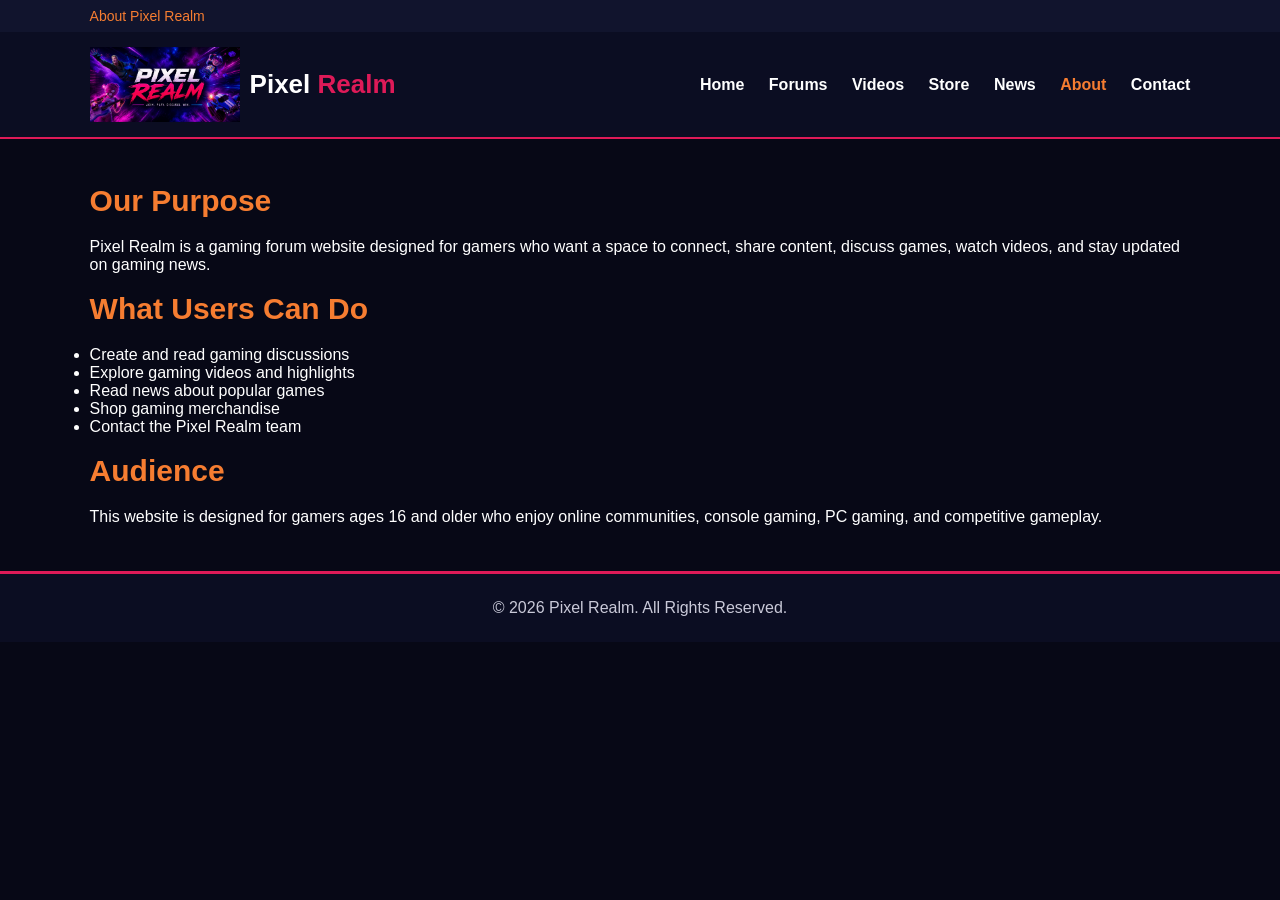
<file: about.html>
<!DOCTYPE html>
<html lang="en">
<head>
    <meta charset="UTF-8">
    <title>Pixel Realm | About</title>
    <link rel="stylesheet" href="style.css">
</head>

<body>

<header>
    <div class="top-bar">About Pixel Realm</div>

    <div class="navbar">
        <div class="logo">
            <img src="img/pixel-realm-banner.png" alt="Pixel Realm logo">
            <h1>Pixel <span>Realm</span></h1>
        </div>

        <nav>
            <a href="index.html">Home</a>
            <a href="forums.html">Forums</a>
            <a href="videos.html">Videos</a>
            <a href="store.html">Store</a>
            <a href="news.html">News</a>
            <a class="active" href="about.html">About</a>
            <a href="contact.html">Contact</a>
        </nav>
    </div>
</header>

<main class="container">
    <h2 class="section-title">Our Purpose</h2>

    <p>
        Pixel Realm is a gaming forum website designed for gamers who want a space to connect,
        share content, discuss games, watch videos, and stay updated on gaming news.
    </p>

    <br>

    <h2 class="section-title">What Users Can Do</h2>

    <ul>
        <li>Create and read gaming discussions</li>
        <li>Explore gaming videos and highlights</li>
        <li>Read news about popular games</li>
        <li>Shop gaming merchandise</li>
        <li>Contact the Pixel Realm team</li>
    </ul>

    <br>

    <h2 class="section-title">Audience</h2>
    <p>
        This website is designed for gamers ages 16 and older who enjoy online communities,
        console gaming, PC gaming, and competitive gameplay.
    </p>
</main>

<footer>
    <p>&copy; 2026 Pixel Realm. All Rights Reserved.</p>
</footer>

</body>
</html>
</file>
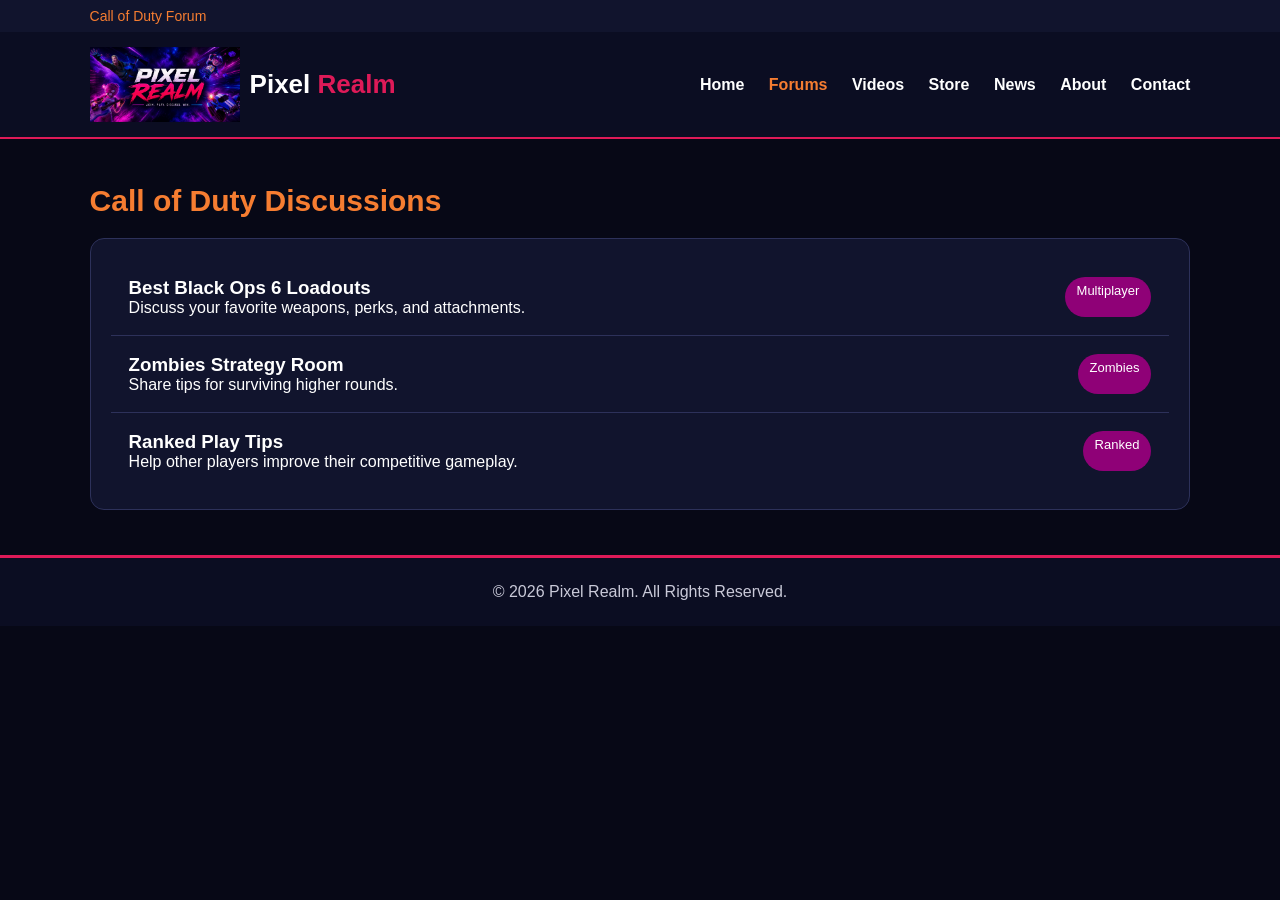
<file: cod-forum.html>
<!DOCTYPE html>
<html lang="en">
<head>
    <meta charset="UTF-8">
    <title>Call of Duty Forum | Pixel Realm</title>
    <link rel="stylesheet" href="style.css">
</head>
<body>

<header>
    <div class="top-bar">Call of Duty Forum</div>
    <div class="navbar">
        <div class="logo">
			<img src="img/pixel-realm-banner.png" alt="Pixel Realm logo">
            <h1>Pixel <span>Realm</span></h1>
        </div>
        <nav>
            <a href="index.html">Home</a>
            <a class="active" href="forums.html">Forums</a>
            <a href="videos.html">Videos</a>
            <a href="store.html">Store</a>
            <a href="news.html">News</a>
            <a href="about.html">About</a>
            <a href="contact.html">Contact</a>
        </nav>
    </div>
</header>

<main class="container">
    <h2 class="section-title">Call of Duty Discussions</h2>

    <div class="forum-list">
        <div class="forum-topic">
            <div>
                <h3>Best Black Ops 6 Loadouts</h3>
                <p>Discuss your favorite weapons, perks, and attachments.</p>
            </div>
            <span class="badge">Multiplayer</span>
        </div>

        <div class="forum-topic">
            <div>
                <h3>Zombies Strategy Room</h3>
                <p>Share tips for surviving higher rounds.</p>
            </div>
            <span class="badge">Zombies</span>
        </div>

        <div class="forum-topic">
            <div>
                <h3>Ranked Play Tips</h3>
                <p>Help other players improve their competitive gameplay.</p>
            </div>
            <span class="badge">Ranked</span>
        </div>
    </div>
</main>

<footer>
    <p>&copy; 2026 Pixel Realm. All Rights Reserved.</p>
</footer>

</body>
</html>
</file>
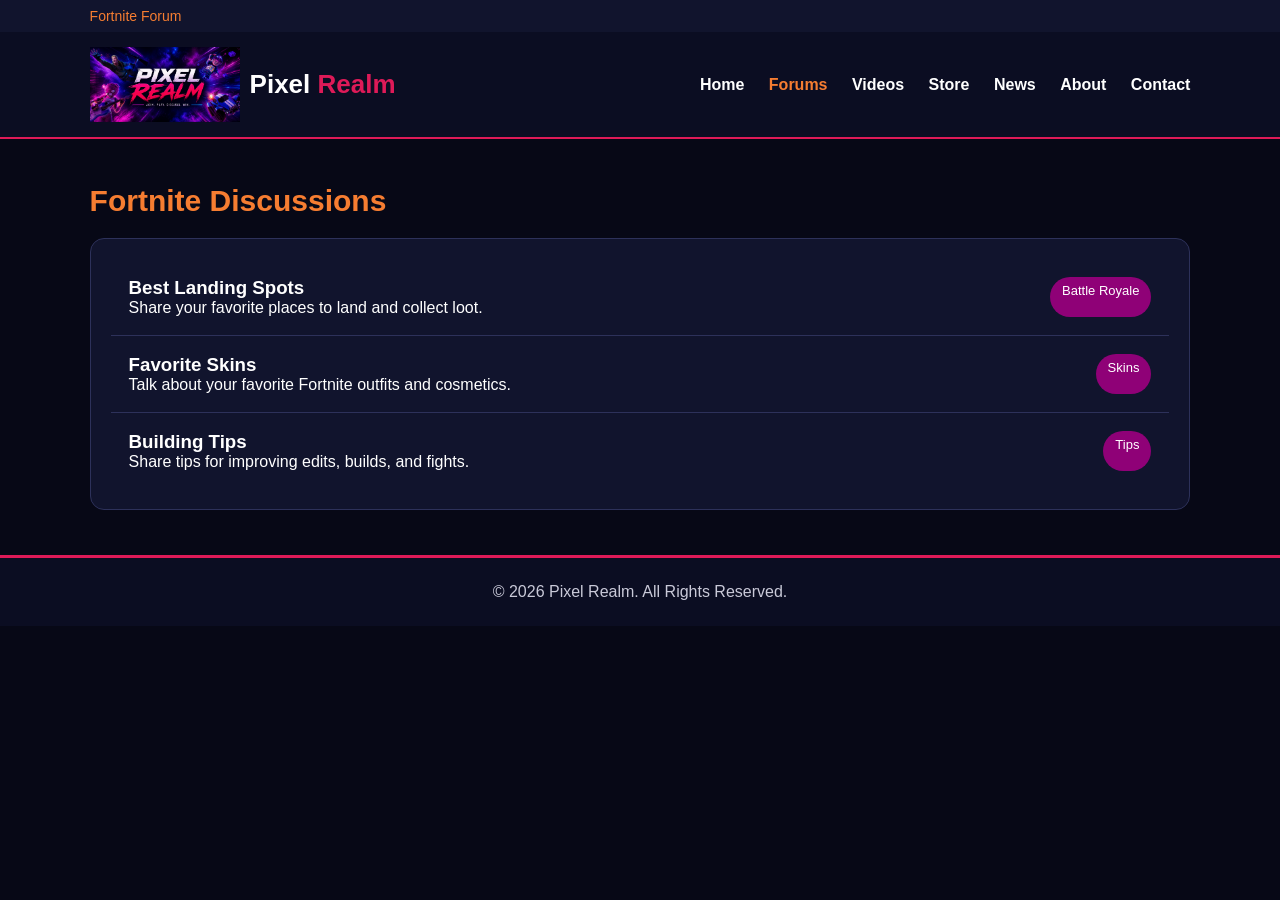
<file: console-forum.html>
<!DOCTYPE html>
<html lang="en">
<head>
    <meta charset="UTF-8">
    <title>Fortnite Forum | Pixel Realm</title>
    <link rel="stylesheet" href="style.css">
</head>
<body>

<header>
    <div class="top-bar">Fortnite Forum</div>
    <div class="navbar">
        <div class="logo">
            <img src="img/pixel-realm-banner.png" alt="Pixel Realm logo">
            <h1>Pixel <span>Realm</span></h1>
        </div>
        <nav>
            <a href="index.html">Home</a>
            <a class="active" href="forums.html">Forums</a>
            <a href="videos.html">Videos</a>
            <a href="store.html">Store</a>
            <a href="news.html">News</a>
            <a href="about.html">About</a>
            <a href="contact.html">Contact</a>
        </nav>
    </div>
</header>

<main class="container">
    <h2 class="section-title">Fortnite Discussions</h2>

    <div class="forum-list">
        <div class="forum-topic">
            <div>
                <h3>Best Landing Spots</h3>
                <p>Share your favorite places to land and collect loot.</p>
            </div>
            <span class="badge">Battle Royale</span>
        </div>

        <div class="forum-topic">
            <div>
                <h3>Favorite Skins</h3>
                <p>Talk about your favorite Fortnite outfits and cosmetics.</p>
            </div>
            <span class="badge">Skins</span>
        </div>

        <div class="forum-topic">
            <div>
                <h3>Building Tips</h3>
                <p>Share tips for improving edits, builds, and fights.</p>
            </div>
            <span class="badge">Tips</span>
        </div>
    </div>
</main>

<footer>
    <p>&copy; 2026 Pixel Realm. All Rights Reserved.</p>
</footer>

</body>
</html>
</file>
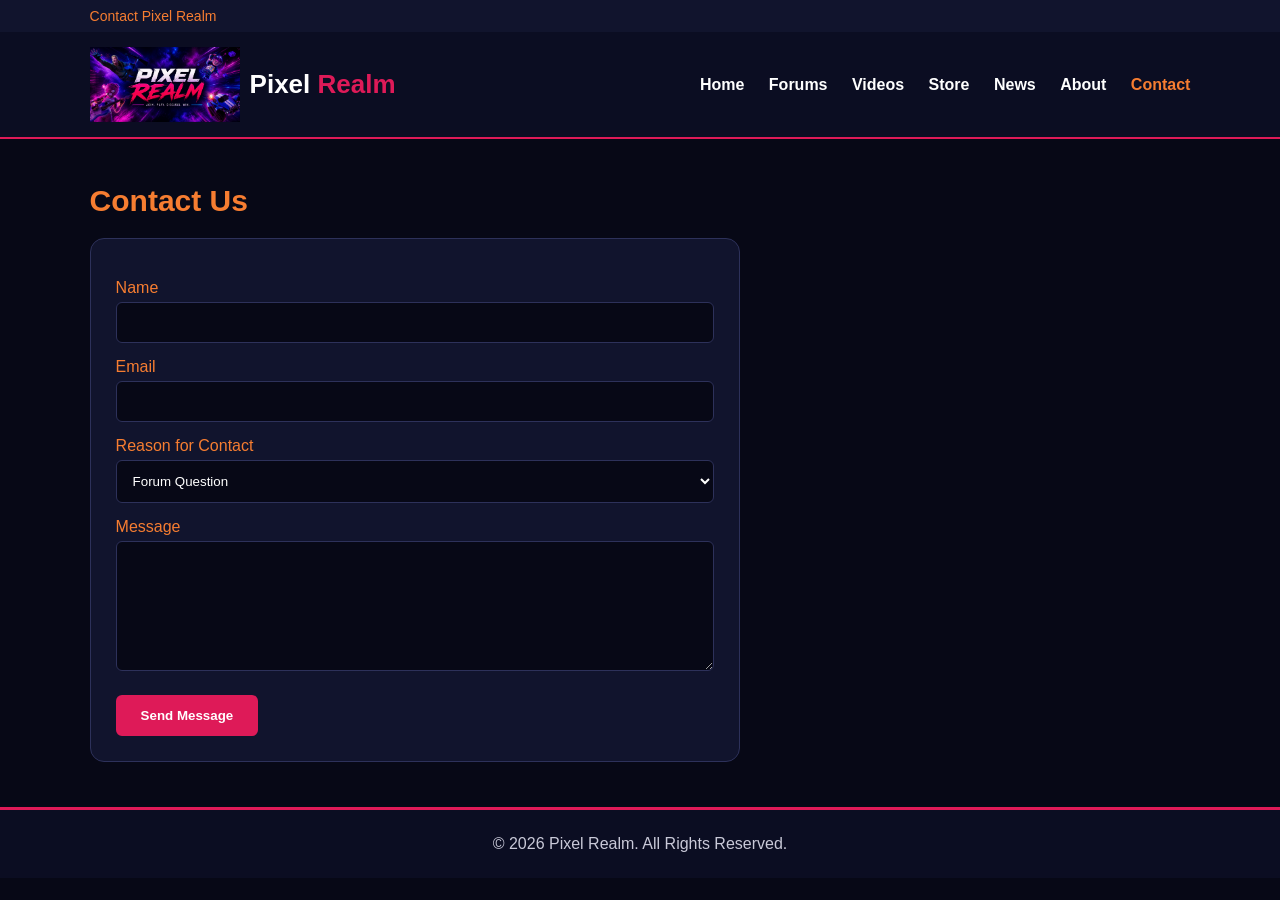
<file: contact.html>
<!DOCTYPE html>
<html lang="en">
<head>
    <meta charset="UTF-8">
    <title>Pixel Realm | Contact</title>
    <link rel="stylesheet" href="style.css">
    <script src="script.js" defer></script>
</head>

<body>

<header>
    <div class="top-bar">Contact Pixel Realm</div>

    <div class="navbar">
        <div class="logo">
            <img src="img/pixel-realm-banner.png" alt="Pixel Realm logo">
            <h1>Pixel <span>Realm</span></h1>
        </div>

        <nav>
            <a href="index.html">Home</a>
            <a href="forums.html">Forums</a>
            <a href="videos.html">Videos</a>
            <a href="store.html">Store</a>
            <a href="news.html">News</a>
            <a href="about.html">About</a>
            <a class="active" href="contact.html">Contact</a>
        </nav>
    </div>
</header>

<main class="container">
    <h2 class="section-title">Contact Us</h2>

    <form onsubmit="sendMessage(); return false;">
        <label for="name">Name</label>
        <input type="text" id="name" required>

        <label for="contactEmail">Email</label>
        <input type="email" id="contactEmail" required>

        <label for="reason">Reason for Contact</label>
        <select id="reason">
            <option>Forum Question</option>
            <option>Store Question</option>
            <option>Technical Support</option>
            <option>General Feedback</option>
        </select>

        <label for="message">Message</label>
        <textarea id="message" required></textarea>

        <button type="submit">Send Message</button>
    </form>
</main>

<footer>
    <p>&copy; 2026 Pixel Realm. All Rights Reserved.</p>
</footer>

</body>
</html>
</file>
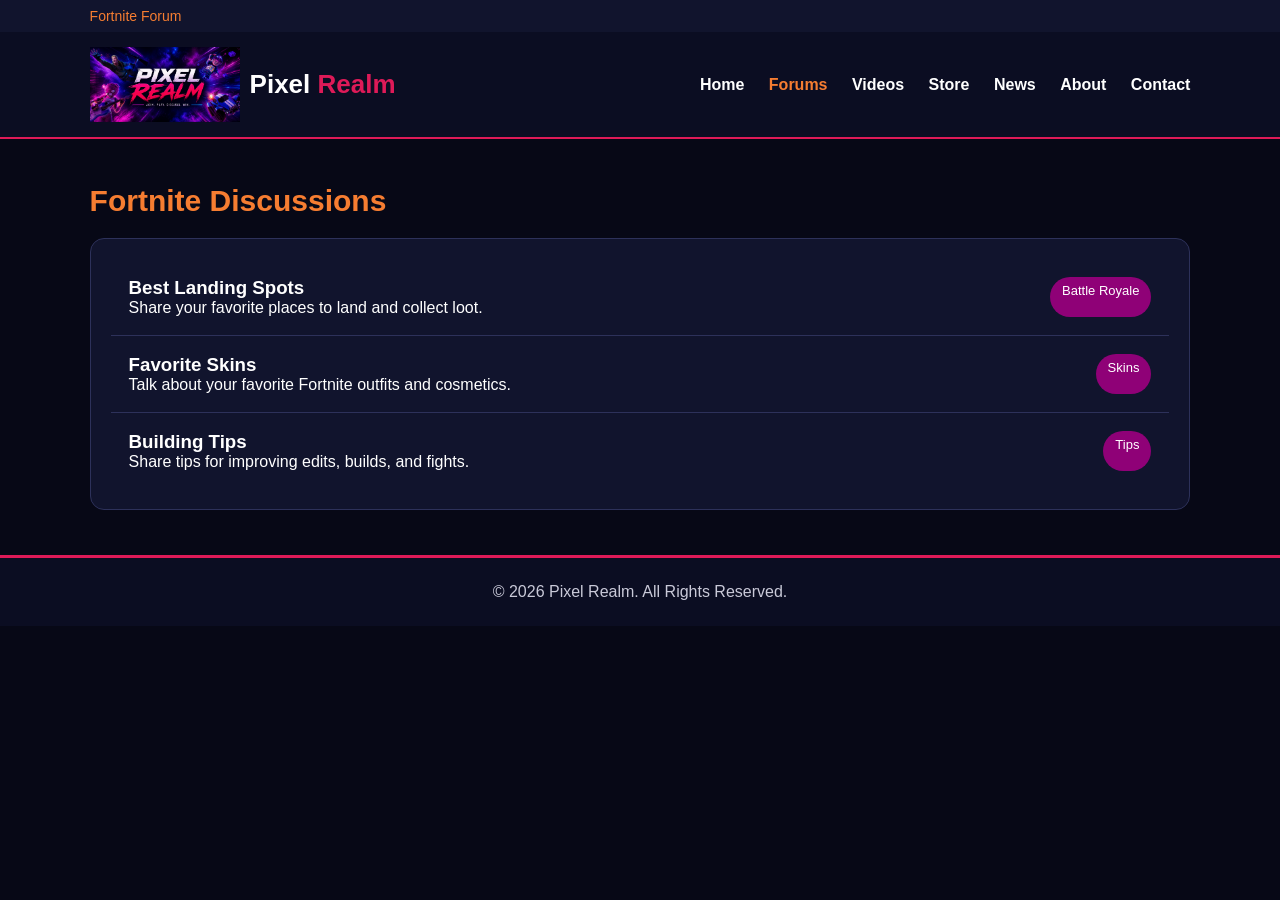
<file: fortnite-forum.html>
<!DOCTYPE html>
<html lang="en">
<head>
    <meta charset="UTF-8">
    <title>Fortnite Forum | Pixel Realm</title>
    <link rel="stylesheet" href="style.css">
</head>
<body>

<header>
    <div class="top-bar">Fortnite Forum</div>
    <div class="navbar">
        <div class="logo">
           <img src="img/pixel-realm-banner.png" alt="Pixel Realm logo">
            <h1>Pixel <span>Realm</span></h1>
        </div>
        <nav>
            <a href="index.html">Home</a>
            <a class="active" href="forums.html">Forums</a>
            <a href="videos.html">Videos</a>
            <a href="store.html">Store</a>
            <a href="news.html">News</a>
            <a href="about.html">About</a>
            <a href="contact.html">Contact</a>
        </nav>
    </div>
</header>

<main class="container">
    <h2 class="section-title">Fortnite Discussions</h2>

    <div class="forum-list">
        <div class="forum-topic">
            <div>
                <h3>Best Landing Spots</h3>
                <p>Share your favorite places to land and collect loot.</p>
            </div>
            <span class="badge">Battle Royale</span>
        </div>

        <div class="forum-topic">
            <div>
                <h3>Favorite Skins</h3>
                <p>Talk about your favorite Fortnite outfits and cosmetics.</p>
            </div>
            <span class="badge">Skins</span>
        </div>

        <div class="forum-topic">
            <div>
                <h3>Building Tips</h3>
                <p>Share tips for improving edits, builds, and fights.</p>
            </div>
            <span class="badge">Tips</span>
        </div>
    </div>
</main>

<footer>
    <p>&copy; 2026 Pixel Realm. All Rights Reserved.</p>
</footer>

</body>
</html>
</file>
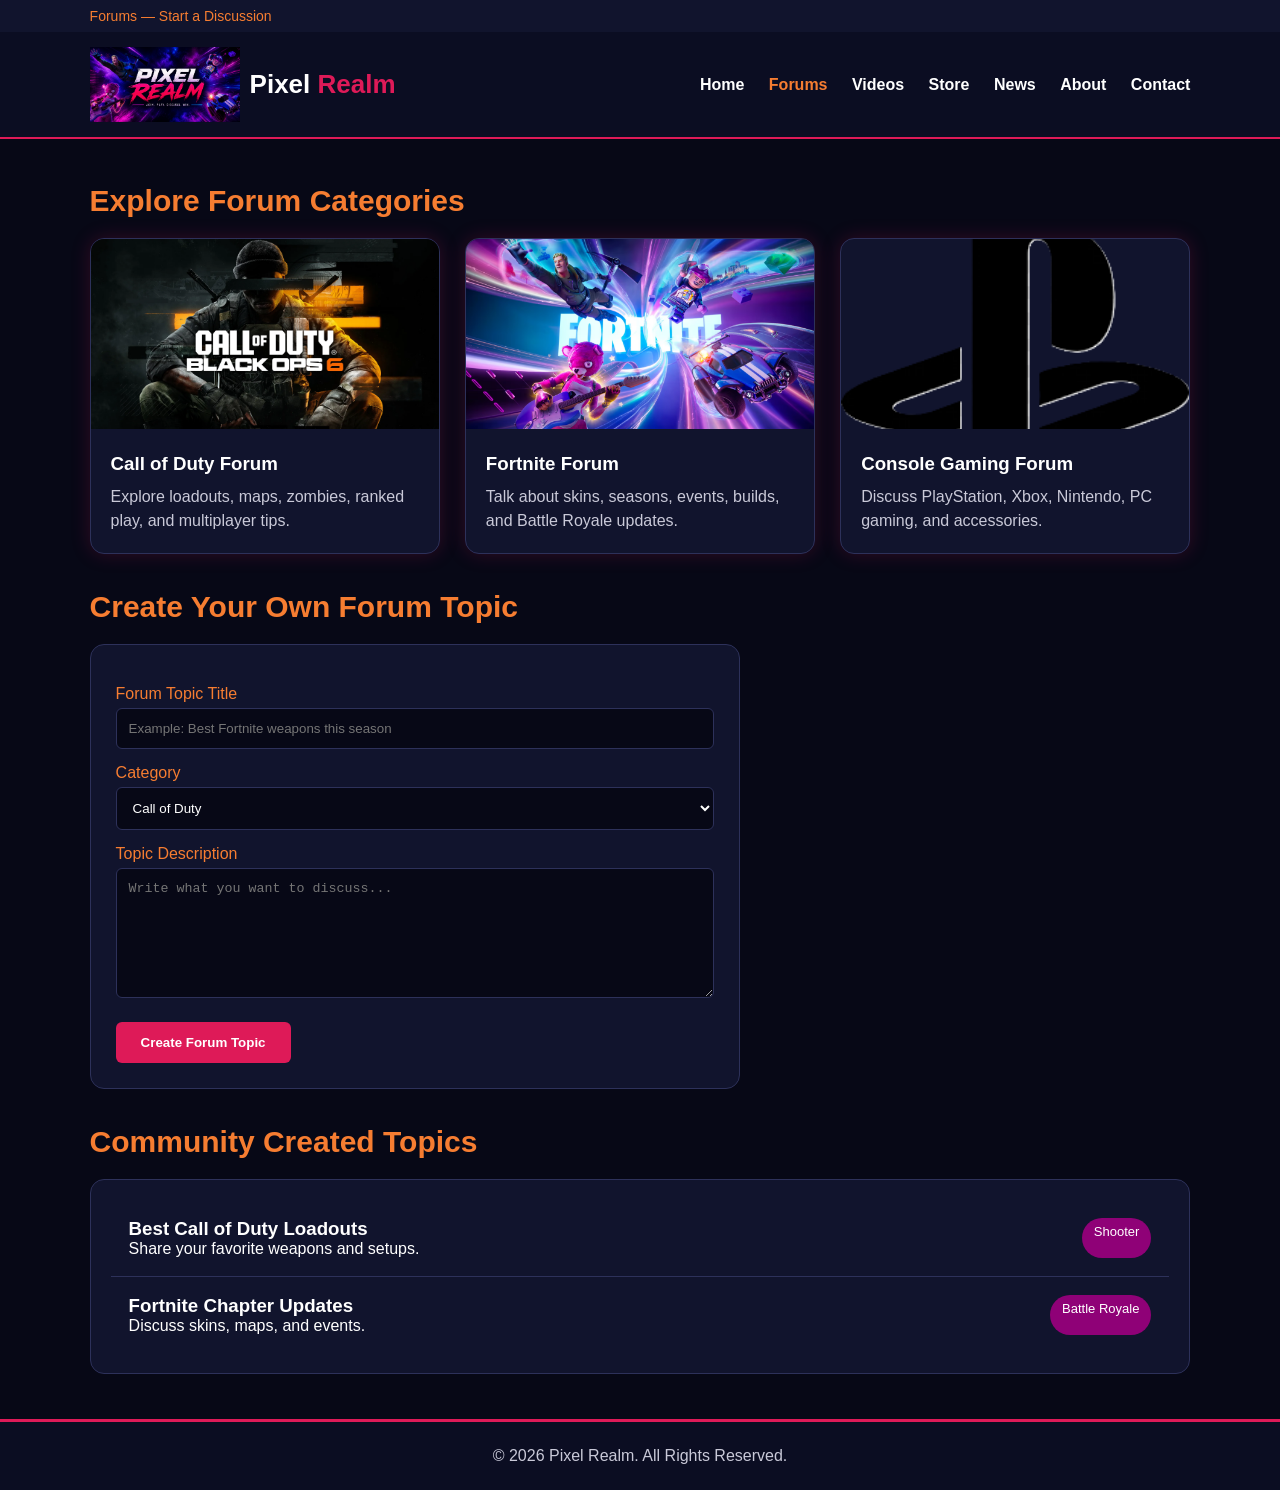
<file: forums.html>
<!DOCTYPE html>
<html lang="en">
<head>
    <meta charset="UTF-8">
    <title>Pixel Realm | Forums</title>
    <link rel="stylesheet" href="style.css">
    <script src="script.js" defer></script>
</head>

<body>

<header>
    <div class="top-bar">Forums — Start a Discussion</div>

    <div class="navbar">
        <div class="logo">
            <img src="img/pixel-realm-banner.png" alt="Pixel Realm logo">
            <h1>Pixel <span>Realm</span></h1>
        </div>

        <nav>
            <a href="index.html">Home</a>
            <a class="active" href="forums.html">Forums</a>
            <a href="videos.html">Videos</a>
            <a href="store.html">Store</a>
            <a href="news.html">News</a>
            <a href="about.html">About</a>
            <a href="contact.html">Contact</a>
        </nav>
    </div>
</header>

<main class="container">
    <h2 class="section-title">Explore Forum Categories</h2>

    <div class="grid">
        <a href="cod-forum.html" class="card forum-card">
            <img src="img/cod.png" alt="Call of Duty forum">
            <div class="card-content">
                <h3>Call of Duty Forum</h3>
                <p>Explore loadouts, maps, zombies, ranked play, and multiplayer tips.</p>
            </div>
        </a>

        <a href="fortnite-forum.html" class="card forum-card">
            <img src="img/fortnite.png" alt="Fortnite forum">
            <div class="card-content">
                <h3>Fortnite Forum</h3>
                <p>Talk about skins, seasons, events, builds, and Battle Royale updates.</p>
            </div>
        </a>

        <a href="console-forum.html" class="card forum-card">
            <img src="img/ps.png" alt="Console gaming forum">
            <div class="card-content">
                <h3>Console Gaming Forum</h3>
                <p>Discuss PlayStation, Xbox, Nintendo, PC gaming, and accessories.</p>
            </div>
        </a>
    </div>

    <br><br>

    <h2 class="section-title">Create Your Own Forum Topic</h2>

    <form onsubmit="createForumPost(); return false;">
        <label for="forumTitle">Forum Topic Title</label>
        <input type="text" id="forumTitle" placeholder="Example: Best Fortnite weapons this season" required>

        <label for="forumCategory">Category</label>
        <select id="forumCategory">
            <option>Call of Duty</option>
            <option>Fortnite</option>
            <option>Console Gaming</option>
            <option>General Gaming</option>
            <option>Gaming Hardware</option>
        </select>

        <label for="forumMessage">Topic Description</label>
        <textarea id="forumMessage" placeholder="Write what you want to discuss..." required></textarea>

        <button type="submit">Create Forum Topic</button>
    </form>

    <br><br>

    <h2 class="section-title">Community Created Topics</h2>

    <div id="createdTopics" class="forum-list">
        <div class="forum-topic">
            <div>
                <h3>Best Call of Duty Loadouts</h3>
                <p>Share your favorite weapons and setups.</p>
            </div>
            <span class="badge">Shooter</span>
        </div>

        <div class="forum-topic">
            <div>
                <h3>Fortnite Chapter Updates</h3>
                <p>Discuss skins, maps, and events.</p>
            </div>
            <span class="badge">Battle Royale</span>
        </div>
    </div>
</main>

<footer>
    <p>&copy; 2026 Pixel Realm. All Rights Reserved.</p>
</footer>

</body>
</html>
</file>
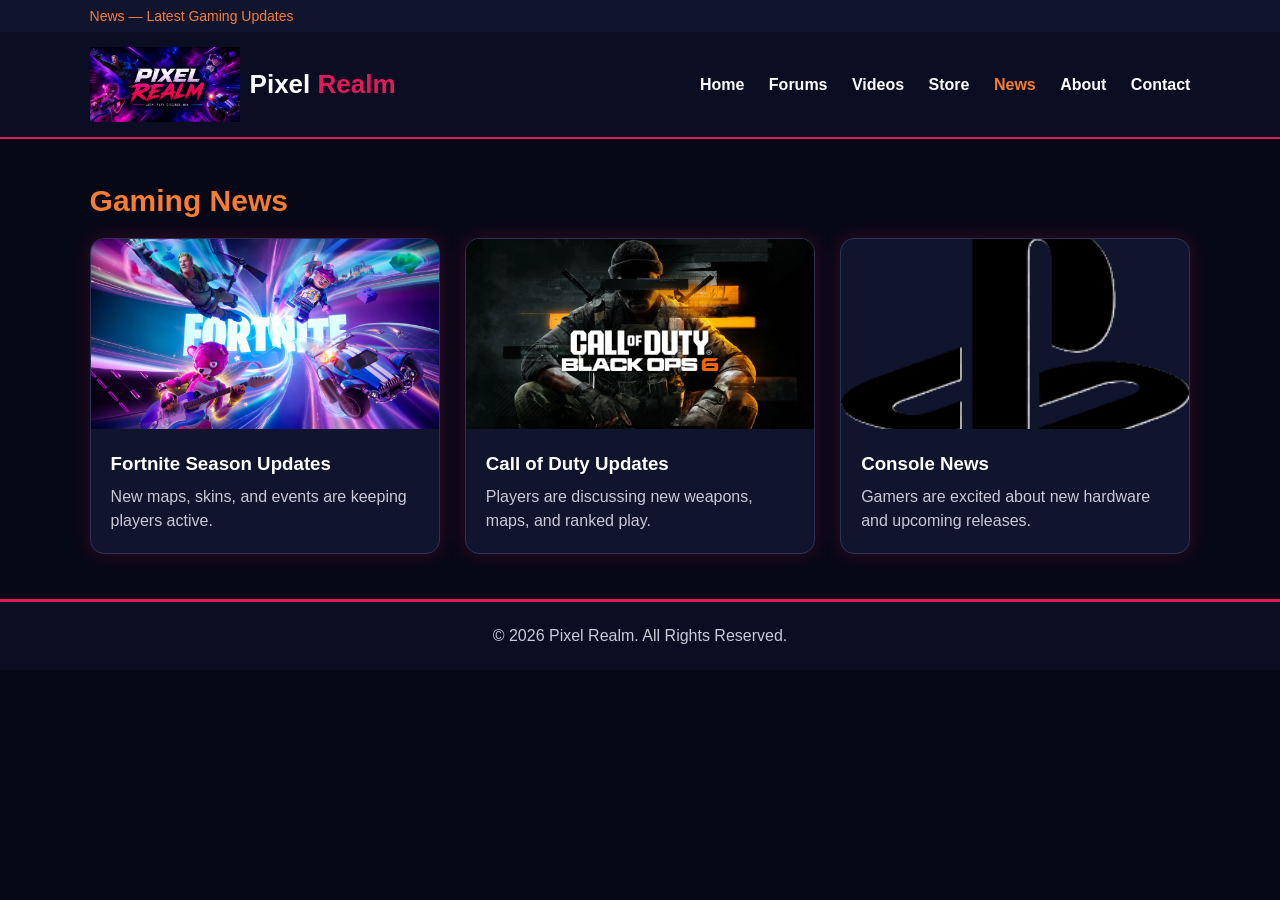
<file: news.html>
<!DOCTYPE html>
<html lang="en">
<head>
    <meta charset="UTF-8">
    <title>Pixel Realm | News</title>
    <link rel="stylesheet" href="style.css">
</head>

<body>

<header>
    <div class="top-bar">News — Latest Gaming Updates</div>

    <div class="navbar">
        <div class="logo">
            <img src="img/pixel-realm-banner.png" alt="Pixel Realm logo">
            <h1>Pixel <span>Realm</span></h1>
        </div>

        <nav>
            <a href="index.html">Home</a>
            <a href="forums.html">Forums</a>
            <a href="videos.html">Videos</a>
            <a href="store.html">Store</a>
            <a class="active" href="news.html">News</a>
            <a href="about.html">About</a>
            <a href="contact.html">Contact</a>
        </nav>
    </div>
</header>

<main class="container">
    <h2 class="section-title">Gaming News</h2>

    <div class="grid">
        <div class="card">
            <img src="img/fortnite.png" alt="Fortnite news image">
            <div class="card-content">
                <h3>Fortnite Season Updates</h3>
                <p>New maps, skins, and events are keeping players active.</p>
            </div>
        </div>

        <div class="card">
            <img src="img/cod.png" alt="Call of Duty news image">
            <div class="card-content">
                <h3>Call of Duty Updates</h3>
                <p>Players are discussing new weapons, maps, and ranked play.</p>
            </div>
        </div>

        <div class="card">
            <img src="img/ps.png" alt="PlayStation news image">
            <div class="card-content">
                <h3>Console News</h3>
                <p>Gamers are excited about new hardware and upcoming releases.</p>
            </div>
        </div>
    </div>
</main>

<footer>
    <p>&copy; 2026 Pixel Realm. All Rights Reserved.</p>
</footer>

</body>
</html>
</file>
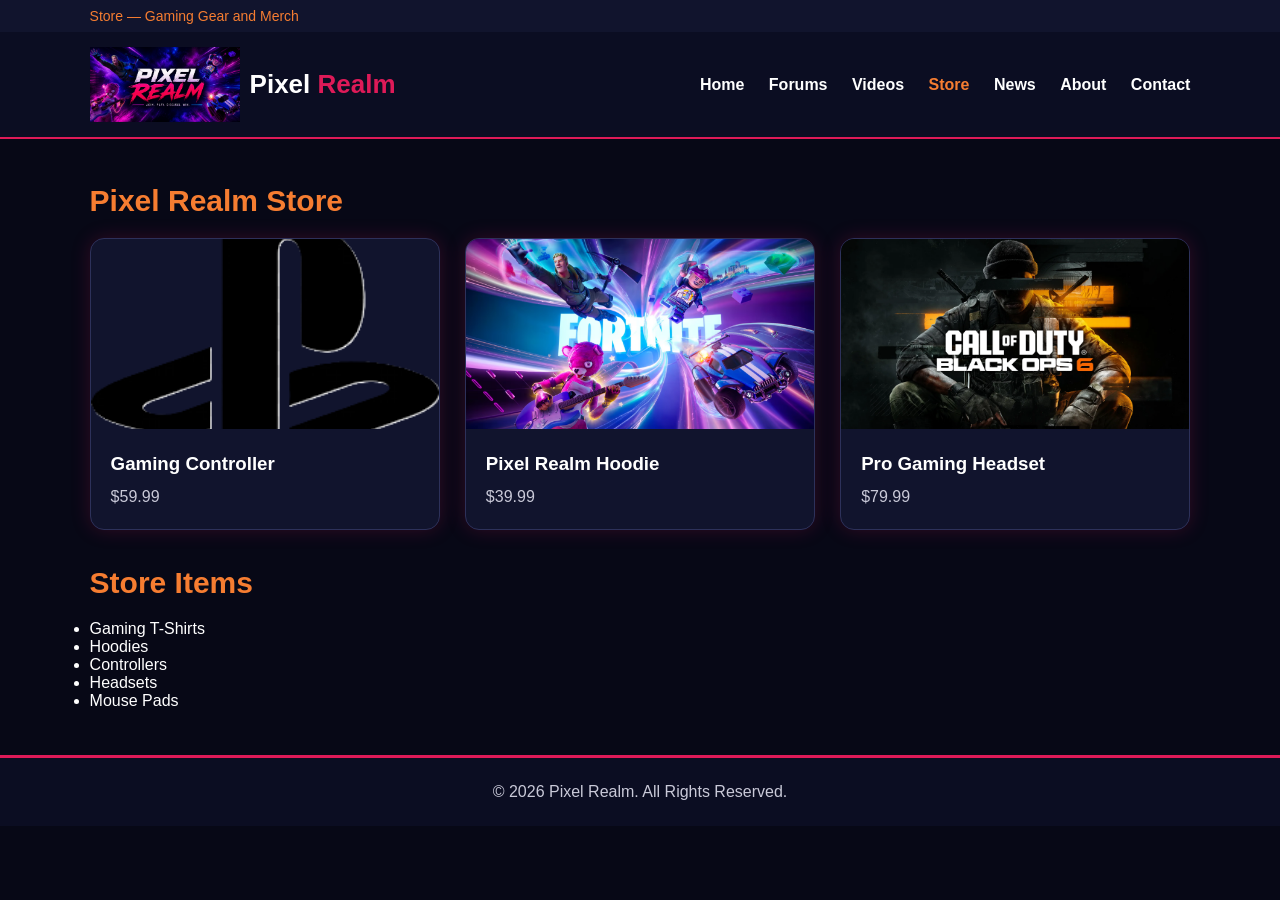
<file: store.html>
<!DOCTYPE html>
<html lang="en">
<head>
    <meta charset="UTF-8">
    <title>Pixel Realm | Store</title>
    <link rel="stylesheet" href="style.css">
</head>

<body>

<header>
    <div class="top-bar">Store — Gaming Gear and Merch</div>

    <div class="navbar">
        <div class="logo">
           <img src="img/pixel-realm-banner.png" alt="Pixel Realm logo">
            <h1>Pixel <span>Realm</span></h1>
        </div>

        <nav>
            <a href="index.html">Home</a>
            <a href="forums.html">Forums</a>
            <a href="videos.html">Videos</a>
            <a class="active" href="store.html">Store</a>
            <a href="news.html">News</a>
            <a href="about.html">About</a>
            <a href="contact.html">Contact</a>
        </nav>
    </div>
</header>

<main class="container">
    <h2 class="section-title">Pixel Realm Store</h2>

    <div class="grid">
        <div class="card">
            <img src="img/ps.png" alt="Gaming controller">
            <div class="card-content">
                <h3>Gaming Controller</h3>
                <p>$59.99</p>
            </div>
        </div>

        <div class="card">
            <img src="img/fortnite.png" alt="Gaming hoodie">
            <div class="card-content">
                <h3>Pixel Realm Hoodie</h3>
                <p>$39.99</p>
            </div>
        </div>

        <div class="card">
            <img src="img/cod.png" alt="Gaming headset">
            <div class="card-content">
                <h3>Pro Gaming Headset</h3>
                <p>$79.99</p>
            </div>
        </div>
    </div>

    <br><br>

    <h2 class="section-title">Store Items</h2>

    <ul>
        <li>Gaming T-Shirts</li>
        <li>Hoodies</li>
        <li>Controllers</li>
        <li>Headsets</li>
        <li>Mouse Pads</li>
    </ul>
</main>

<footer>
    <p>&copy; 2026 Pixel Realm. All Rights Reserved.</p>
</footer>

</body>
</html>
</file>
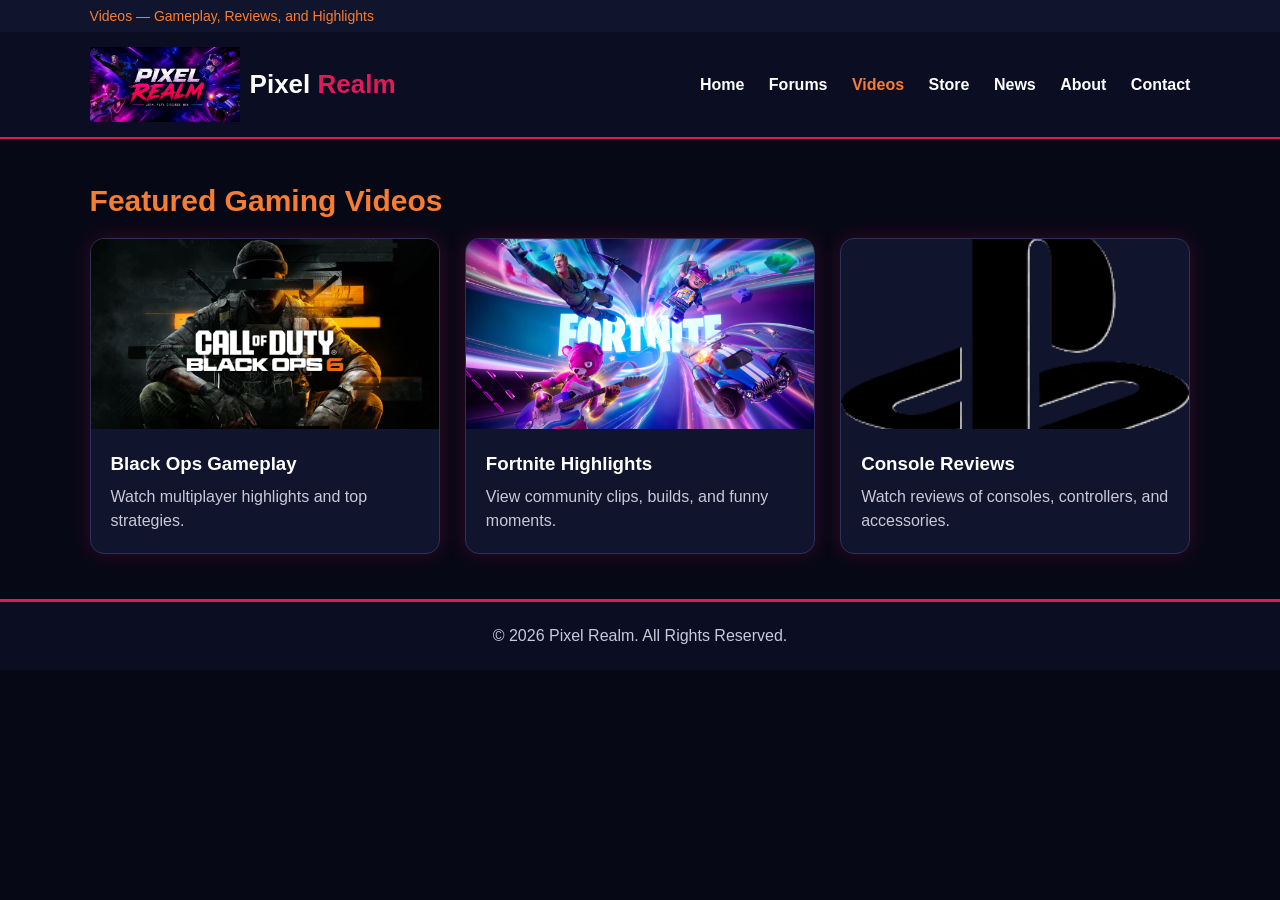
<file: videos.html>
<!DOCTYPE html>
<html lang="en">
<head>
    <meta charset="UTF-8">
    <title>Pixel Realm | Videos</title>
    <link rel="stylesheet" href="style.css">
</head>

<body>

<header>
    <div class="top-bar">Videos — Gameplay, Reviews, and Highlights</div>

    <div class="navbar">
        <div class="logo">
            <img src="img/pixel-realm-banner.png" alt="Pixel Realm logo">
            <h1>Pixel <span>Realm</span></h1>
        </div>

        <nav>
            <a href="index.html">Home</a>
            <a href="forums.html">Forums</a>
            <a class="active" href="videos.html">Videos</a>
            <a href="store.html">Store</a>
            <a href="news.html">News</a>
            <a href="about.html">About</a>
            <a href="contact.html">Contact</a>
        </nav>
    </div>
</header>

<main class="container">
    <h2 class="section-title">Featured Gaming Videos</h2>

    <div class="grid">
        <div class="card">
            <img src="img/cod.png" alt="Call of Duty video thumbnail">
            <div class="card-content">
                <h3>Black Ops Gameplay</h3>
                <p>Watch multiplayer highlights and top strategies.</p>
            </div>
        </div>

        <div class="card">
            <img src="img/fortnite.png" alt="Fortnite video thumbnail">
            <div class="card-content">
                <h3>Fortnite Highlights</h3>
                <p>View community clips, builds, and funny moments.</p>
            </div>
        </div>

        <div class="card">
            <img src="img/ps.png" alt="Gaming video thumbnail">
            <div class="card-content">
                <h3>Console Reviews</h3>
                <p>Watch reviews of consoles, controllers, and accessories.</p>
            </div>
        </div>
    </div>
</main>

<footer>
    <p>&copy; 2026 Pixel Realm. All Rights Reserved.</p>
</footer>

</body>
</html>
</file>
<file: style.css>
* {
    margin: 0;
    padding: 0;
    box-sizing: border-box;
}

body {
    font-family: Arial, Helvetica, sans-serif;
    background: #070816;
    color: #ffffff;
}

a {
    text-decoration: none;
    color: inherit;
}

header {
    background: #0b0d22;
    border-bottom: 2px solid #DE1A58;
    position: sticky;
    top: 0;
    z-index: 1000;
}

.top-bar {
    background: #11142d;
    padding: 8px 7%;
    font-size: 14px;
    color: #F67D31;
}

.navbar {
    display: flex;
    justify-content: space-between;
    align-items: center;
    padding: 15px 7%;
}

.logo {
    display: flex;
    align-items: center;
    gap: 10px;
}

.logo img {
    width: 150px;
}

.logo h1 {
    font-size: 26px;
    color: #ffffff;
}

.logo span {
    color: #DE1A58;
}

nav a {
    margin-left: 20px;
    font-weight: bold;
    transition: 0.3s;
}

nav a:hover,
.active {
    color: #F67D31;
}

.hero {
    min-height: 520px;
    background: linear-gradient(rgba(7,8,22,0.25), rgba(7,8,22,0.85)), url("img/banner.png");
    background-size: cover;
    background-position: center;
    display: flex;
    align-items: center;
    padding: 60px 7%;
}

.hero-content {
    max-width: 650px;
}

.hero h2 {
    font-size: 64px;
    text-transform: uppercase;
    margin-bottom: 15px;
}

.hero h2 span {
    color: #DE1A58;
}

.hero p {
    font-size: 20px;
    margin-bottom: 25px;
    line-height: 1.6;
}

.btn {
    display: inline-block;
    background: #DE1A58;
    padding: 13px 25px;
    border-radius: 6px;
    font-weight: bold;
    transition: 0.3s;
}

.btn:hover {
    background: #F67D31;
    transform: scale(1.05);
}

.container {
    padding: 45px 7%;
}

.section-title {
    font-size: 30px;
    margin-bottom: 20px;
    color: #F67D31;
}

.grid {
    display: grid;
    grid-template-columns: repeat(3, 1fr);
    gap: 25px;
}

.card {
    background: #11142d;
    border: 1px solid #2d315a;
    border-radius: 14px;
    overflow: hidden;
    box-shadow: 0 0 20px rgba(222, 26, 88, 0.2);
    transition: 0.3s;
}

.card:hover {
    transform: translateY(-8px);
    border-color: #DE1A58;
}

.card img {
    width: 100%;
    height: 190px;
    object-fit: cover;
}

.card-content {
    padding: 20px;
}

.card h3 {
    color: #ffffff;
    margin-bottom: 10px;
}

.card p {
    color: #c9c9d8;
    line-height: 1.5;
}

.forum-list {
    background: #11142d;
    border-radius: 14px;
    padding: 20px;
    border: 1px solid #2d315a;
}

.forum-topic {
    display: flex;
    justify-content: space-between;
    padding: 18px;
    border-bottom: 1px solid #2d315a;
}

.forum-topic:last-child {
    border-bottom: none;
}

.badge {
    background: #8F0177;
    padding: 6px 12px;
    border-radius: 20px;
    font-size: 13px;
}

table {
    width: 100%;
    border-collapse: collapse;
    background: #11142d;
    border-radius: 14px;
    overflow: hidden;
}

th {
    background: #8F0177;
}

th, td {
    padding: 15px;
    border: 1px solid #2d315a;
    text-align: center;
}

form {
    background: #11142d;
    padding: 25px;
    border-radius: 14px;
    border: 1px solid #2d315a;
    max-width: 650px;
}

label {
    display: block;
    margin-top: 15px;
    margin-bottom: 5px;
    color: #F67D31;
}

input, textarea, select {
    width: 100%;
    padding: 12px;
    border: none;
    border-radius: 6px;
    background: #070816;
    color: white;
    border: 1px solid #2d315a;
}

textarea {
    min-height: 130px;
}

button {
    margin-top: 20px;
    background: #DE1A58;
    color: white;
    padding: 13px 25px;
    border: none;
    border-radius: 6px;
    font-weight: bold;
    cursor: pointer;
}

button:hover {
    background: #F67D31;
}

footer {
    background: #0b0d22;
    padding: 25px 7%;
    text-align: center;
    border-top: 3px solid #DE1A58;
    color: #c9c9d8;
}

.highlight {
    color: #DE1A58;
}

@media (max-width: 900px) {
    .grid {
        grid-template-columns: 1fr;
    }

    .navbar {
        flex-direction: column;
        gap: 15px;
    }

    nav a {
        display: inline-block;
        margin: 8px;
    }

    .hero h2 {
        font-size: 42px;
    }

    .forum-topic {
        flex-direction: column;
        gap: 10px;
    }
}
.forum-card {
    display: block;
    color: white;
}

.forum-card:hover h3 {
    color: #F67D31;
}

#createdTopics {
    margin-top: 10px;
}
</file>
